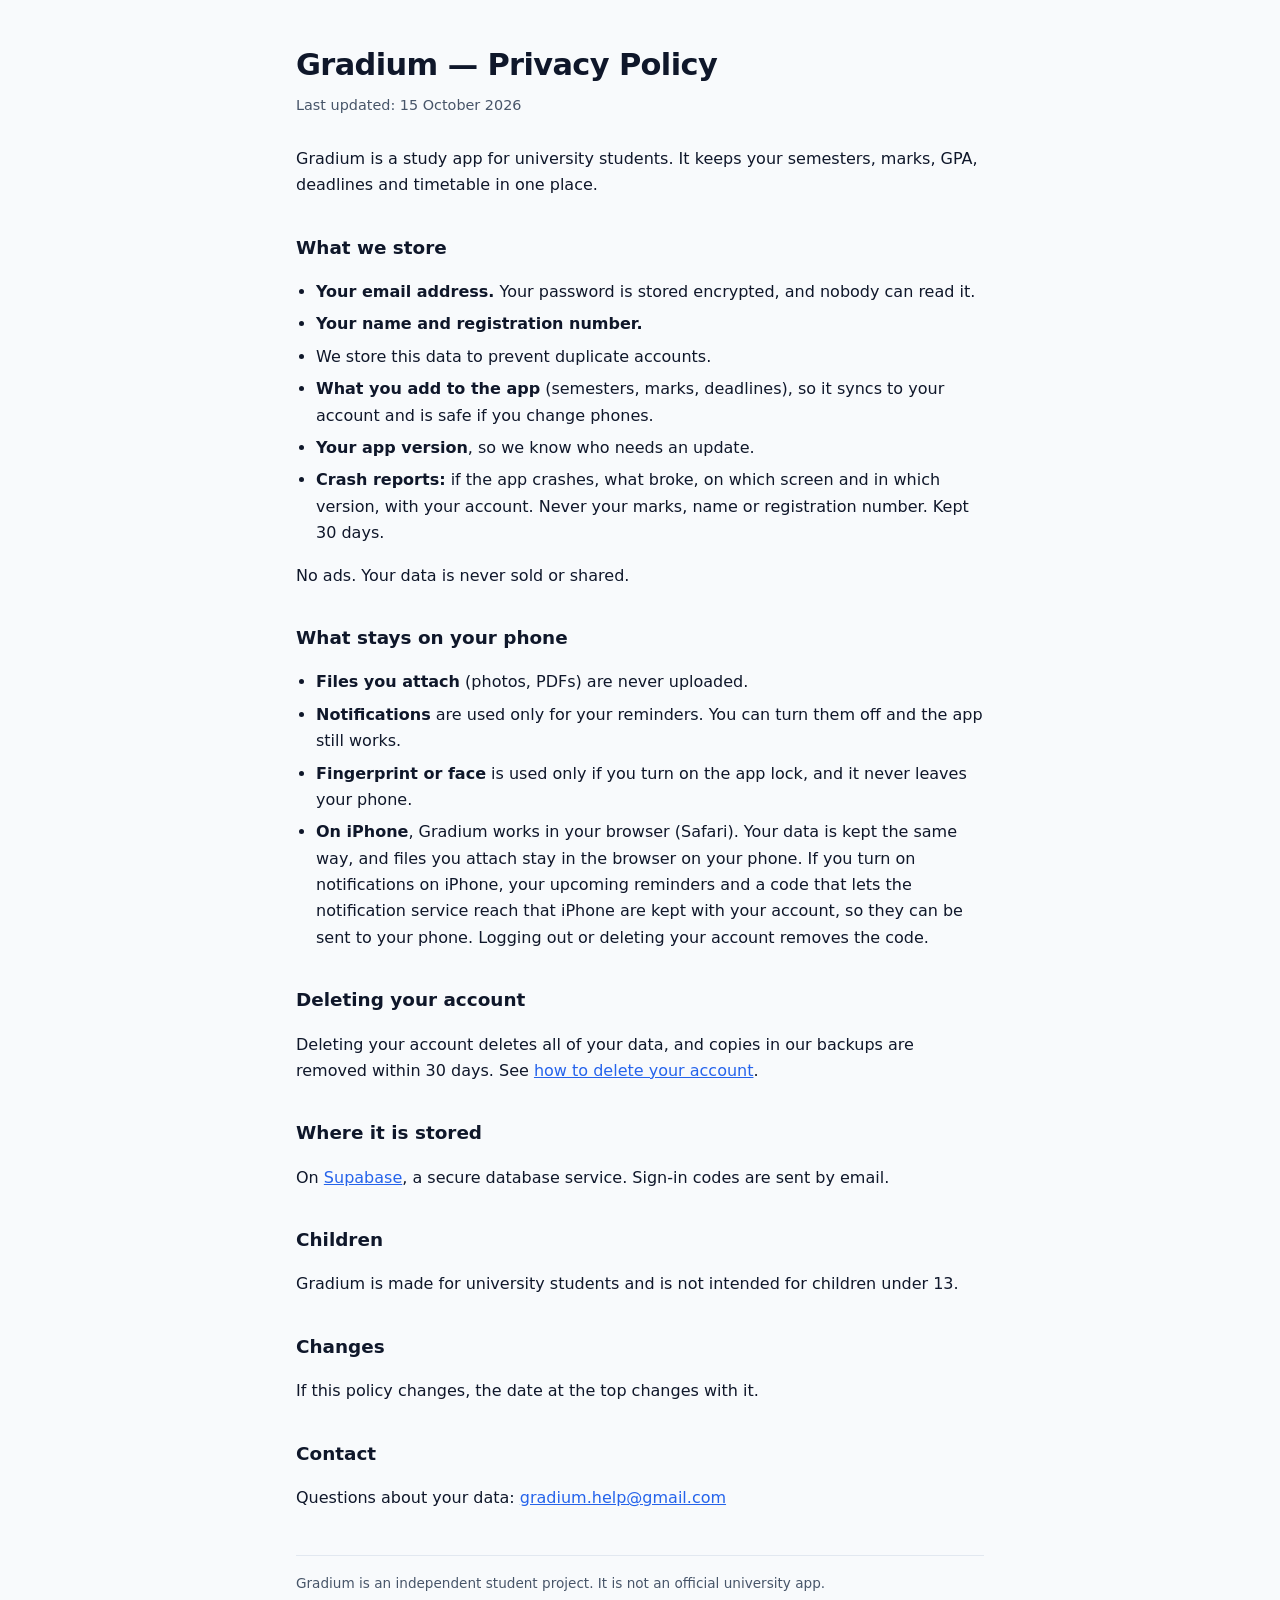
<file: index.html>
<!doctype html>
<html lang="en">
<head>
<meta charset="utf-8">
<meta name="viewport" content="width=device-width, initial-scale=1">
<title>Gradium — Privacy Policy</title>
<style>
  :root { color-scheme: light dark; --bg:#f8fafc; --fg:#0f172a; --muted:#475569; --line:#e2e8f0; --accent:#2563eb; }
  @media (prefers-color-scheme: dark) { :root { --bg:#0f172a; --fg:#e2e8f0; --muted:#94a3b8; --line:#1e293b; --accent:#60a5fa; } }
  * { box-sizing: border-box; }
  body { margin:0; background:var(--bg); color:var(--fg); font:16px/1.65 system-ui, -apple-system, "Segoe UI", Roboto, sans-serif; }
  main { max-width: 720px; margin: 0 auto; padding: 40px 16px 72px; }
  h1 { font-size: 1.9rem; margin: 0 0 4px; letter-spacing:-0.02em; }
  h2 { font-size: 1.15rem; margin: 34px 0 8px; }
  p, li { color: var(--fg); }
  .sub { color: var(--muted); font-size: .9rem; margin: 0 0 28px; }
  ul { padding-left: 20px; }
  li { margin: 6px 0; }
  a { color: var(--accent); }
  footer { margin-top: 44px; padding-top: 16px; border-top: 1px solid var(--line); color: var(--muted); font-size: .85rem; }
</style>
</head>
<body>
<main>
  <h1>Gradium — Privacy Policy</h1>
  <p class="sub">Last updated: 15 October 2026</p>

  <p>Gradium is a study app for university students. It keeps your semesters, marks, GPA, deadlines and timetable in one place.</p>

  <h2>What we store</h2>
  <ul>
    <li><strong>Your email address.</strong> Your password is stored encrypted, and nobody can read it.</li>
    <li><strong>Your name and registration number.</strong></li>
    <li>We store this data to prevent duplicate accounts.</li>
    <li><strong>What you add to the app</strong> (semesters, marks, deadlines), so it syncs to your account and is safe if you change phones.</li>
    <li><strong>Your app version</strong>, so we know who needs an update.</li>
    <li><strong>Crash reports:</strong> if the app crashes, what broke, on which screen and in which version, with your account. Never your marks, name or registration number. Kept 30 days.</li>
  </ul>
  <p>No ads. Your data is never sold or shared.</p>

  <h2>What stays on your phone</h2>
  <ul>
    <li><strong>Files you attach</strong> (photos, PDFs) are never uploaded.</li>
    <li><strong>Notifications</strong> are used only for your reminders. You can turn them off and the app still works.</li>
    <li><strong>Fingerprint or face</strong> is used only if you turn on the app lock, and it never leaves your phone.</li>
    <li><strong>On iPhone</strong>, Gradium works in your browser (Safari). Your data is kept the same way, and files you attach stay in the browser on your phone. If you turn on notifications on iPhone, your upcoming reminders and a code that lets the notification service reach that iPhone are kept with your account, so they can be sent to your phone. Logging out or deleting your account removes the code.</li>
  </ul>

  <h2>Deleting your account</h2>
  <p>Deleting your account deletes all of your data, and copies in our backups are removed within 30 days. See <a href="delete-account.html">how to delete your account</a>.</p>

  <h2>Where it is stored</h2>
  <p>On <a href="https://supabase.com/privacy" rel="noreferrer">Supabase</a>, a secure database service. Sign-in codes are sent by email.</p>

  <h2>Children</h2>
  <p>Gradium is made for university students and is not intended for children under 13.</p>

  <h2>Changes</h2>
  <p>If this policy changes, the date at the top changes with it.</p>

  <h2>Contact</h2>
  <p>Questions about your data: <a href="mailto:gradium.help@gmail.com">gradium.help@gmail.com</a></p>

  <footer>Gradium is an independent student project. It is not an official university app.</footer>
</main>
</body>
</html>
</file>
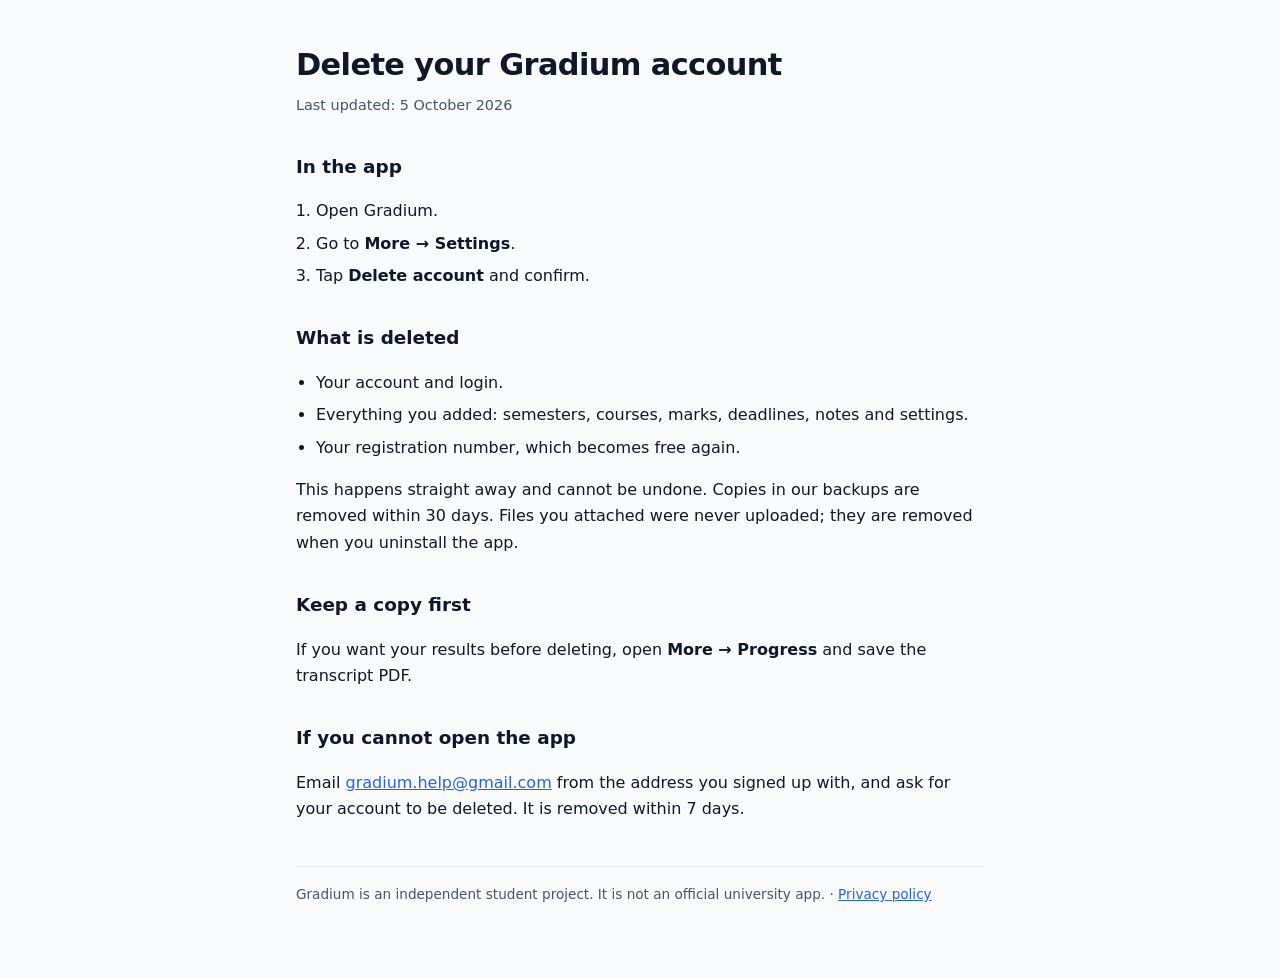
<file: delete-account.html>
<!doctype html>
<html lang="en">
<head>
<meta charset="utf-8">
<meta name="viewport" content="width=device-width, initial-scale=1">
<title>Gradium — Delete your account</title>
<style>
  :root { color-scheme: light dark; --bg:#f8fafc; --fg:#0f172a; --muted:#475569; --line:#e2e8f0; --accent:#2563eb; }
  @media (prefers-color-scheme: dark) { :root { --bg:#0f172a; --fg:#e2e8f0; --muted:#94a3b8; --line:#1e293b; --accent:#60a5fa; } }
  * { box-sizing: border-box; }
  body { margin:0; background:var(--bg); color:var(--fg); font:16px/1.65 system-ui, -apple-system, "Segoe UI", Roboto, sans-serif; }
  main { max-width: 720px; margin: 0 auto; padding: 40px 16px 72px; }
  h1 { font-size: 1.9rem; margin: 0 0 4px; letter-spacing:-0.02em; }
  h2 { font-size: 1.15rem; margin: 34px 0 8px; }
  .sub { color: var(--muted); font-size: .9rem; margin: 0 0 28px; }
  ol, ul { padding-left: 20px; }
  li { margin: 6px 0; }
  a { color: var(--accent); }
  footer { margin-top: 44px; padding-top: 16px; border-top: 1px solid var(--line); color: var(--muted); font-size: .85rem; }
</style>
</head>
<body>
<main>
  <h1>Delete your Gradium account</h1>
  <p class="sub">Last updated: 5 October 2026</p>

  <h2>In the app</h2>
  <ol>
    <li>Open Gradium.</li>
    <li>Go to <strong>More → Settings</strong>.</li>
    <li>Tap <strong>Delete account</strong> and confirm.</li>
  </ol>

  <h2>What is deleted</h2>
  <ul>
    <li>Your account and login.</li>
    <li>Everything you added: semesters, courses, marks, deadlines, notes and settings.</li>
    <li>Your registration number, which becomes free again.</li>
  </ul>
  <p>This happens straight away and cannot be undone. Copies in our backups are removed within 30 days. Files you attached were never uploaded; they are removed when you uninstall the app.</p>

  <h2>Keep a copy first</h2>
  <p>If you want your results before deleting, open <strong>More → Progress</strong> and save the transcript PDF.</p>

  <h2>If you cannot open the app</h2>
  <p>Email <a href="mailto:gradium.help@gmail.com">gradium.help@gmail.com</a> from the address you signed up with, and ask for your account to be deleted. It is removed within 7 days.</p>

  <footer>Gradium is an independent student project. It is not an official university app. · <a href="index.html">Privacy policy</a></footer>
</main>
</body>
</html>
</file>
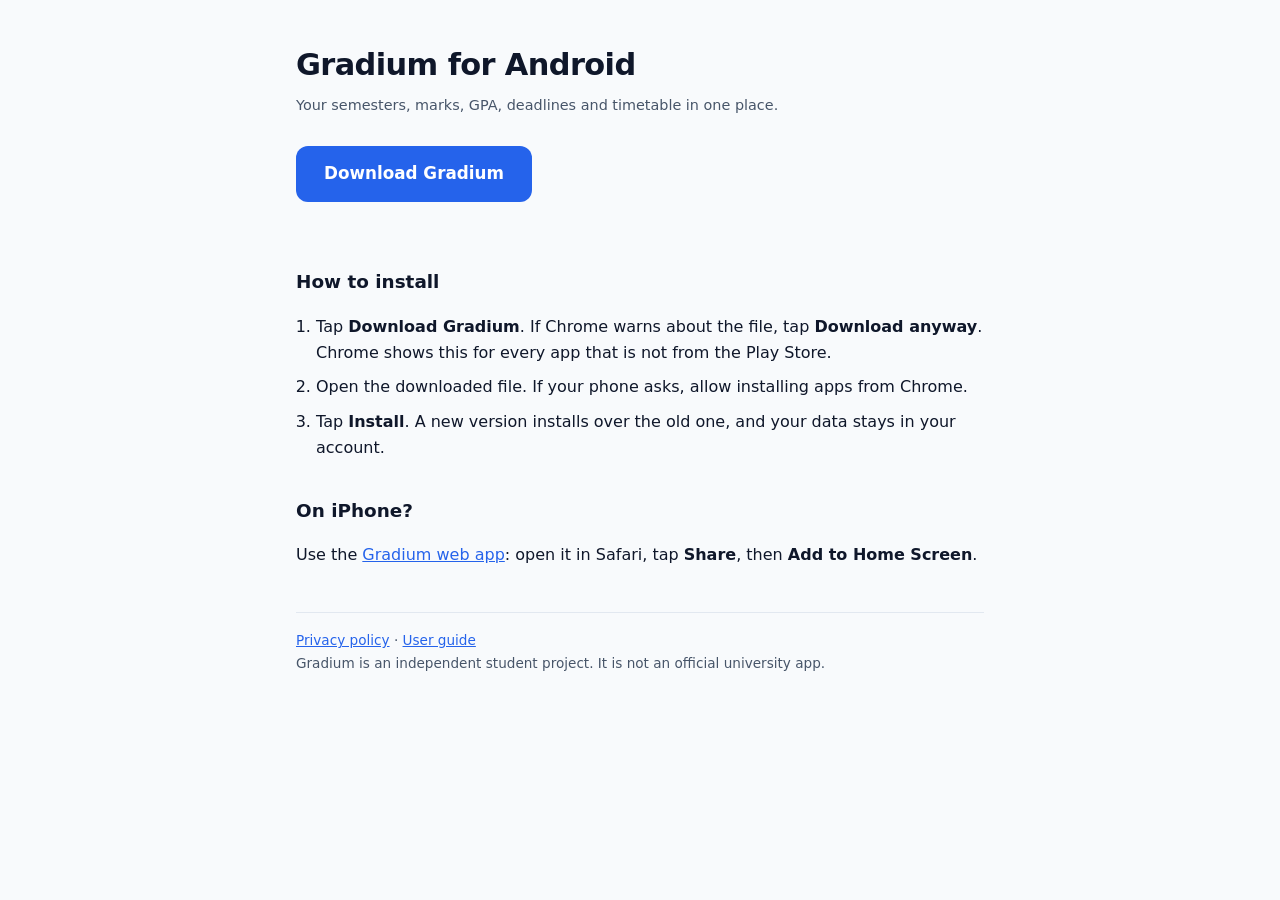
<file: download.html>
<!doctype html>
<html lang="en">
<head>
<meta charset="utf-8">
<meta name="viewport" content="width=device-width, initial-scale=1">
<title>Download Gradium</title>
<style>
  :root { color-scheme: light dark; --bg:#f8fafc; --fg:#0f172a; --muted:#475569; --line:#e2e8f0; --accent:#2563eb; --on-accent:#ffffff; }
  @media (prefers-color-scheme: dark) { :root { --bg:#0f172a; --fg:#e2e8f0; --muted:#94a3b8; --line:#1e293b; --accent:#60a5fa; --on-accent:#0f172a; } }
  * { box-sizing: border-box; }
  body { margin:0; background:var(--bg); color:var(--fg); font:16px/1.65 system-ui, -apple-system, "Segoe UI", Roboto, sans-serif; }
  main { max-width: 720px; margin: 0 auto; padding: 40px 16px 72px; }
  h1 { font-size: 1.9rem; margin: 0 0 4px; letter-spacing:-0.02em; }
  h2 { font-size: 1.15rem; margin: 34px 0 8px; }
  p, li { color: var(--fg); }
  .sub { color: var(--muted); font-size: .9rem; margin: 0 0 28px; }
  ol { padding-left: 20px; }
  li { margin: 8px 0; }
  a { color: var(--accent); }
  .button { display: inline-block; background: var(--accent); color: var(--on-accent); text-decoration: none; font-weight: 700; padding: 14px 28px; border-radius: 12px; font-size: 1.05rem; }
  .meta { color: var(--muted); font-size: .9rem; margin: 10px 0 0; min-height: 1.5em; }
  footer { margin-top: 44px; padding-top: 16px; border-top: 1px solid var(--line); color: var(--muted); font-size: .85rem; }
</style>
</head>
<body>
<main>
  <h1>Gradium for Android</h1>
  <p class="sub">Your semesters, marks, GPA, deadlines and timetable in one place.</p>

  <!-- always the newest release: the APK must be uploaded to the release as "Gradium.apk" -->
  <a class="button" href="https://github.com/saadkhan-it/gradium-site/releases/latest/download/Gradium.apk">Download Gradium</a>
  <p class="meta" id="meta"></p>

  <h2>How to install</h2>
  <ol>
    <li>Tap <strong>Download Gradium</strong>. If Chrome warns about the file, tap <strong>Download anyway</strong>. Chrome shows this for every app that is not from the Play Store.</li>
    <li>Open the downloaded file. If your phone asks, allow installing apps from Chrome.</li>
    <li>Tap <strong>Install</strong>. A new version installs over the old one, and your data stays in your account.</li>
  </ol>

  <h2>On iPhone?</h2>
  <p>Use the <a href="https://saadkhan-it.github.io/gradium-site/app/">Gradium web app</a>: open it in Safari, tap <strong>Share</strong>, then <strong>Add to Home Screen</strong>.</p>

  <footer>
    <a href="./">Privacy policy</a> · <a href="guide.html">User guide</a><br>
    Gradium is an independent student project. It is not an official university app.
  </footer>
</main>
<script>
  // version and size of the newest release, read from GitHub; the page works without it
  fetch('https://api.github.com/repos/saadkhan-it/gradium-site/releases/latest')
    .then((r) => (r.ok ? r.json() : Promise.reject()))
    .then((rel) => {
      const apk = (rel.assets || []).find((a) => a.name === 'Gradium.apk');
      const size = apk ? ` · ${(apk.size / 1048576).toFixed(1)} MB` : '';
      document.getElementById('meta').textContent = `Version ${String(rel.tag_name).replace(/^v/, '')}${size}`;
    })
    .catch(() => {});
</script>
</body>
</html>
</file>
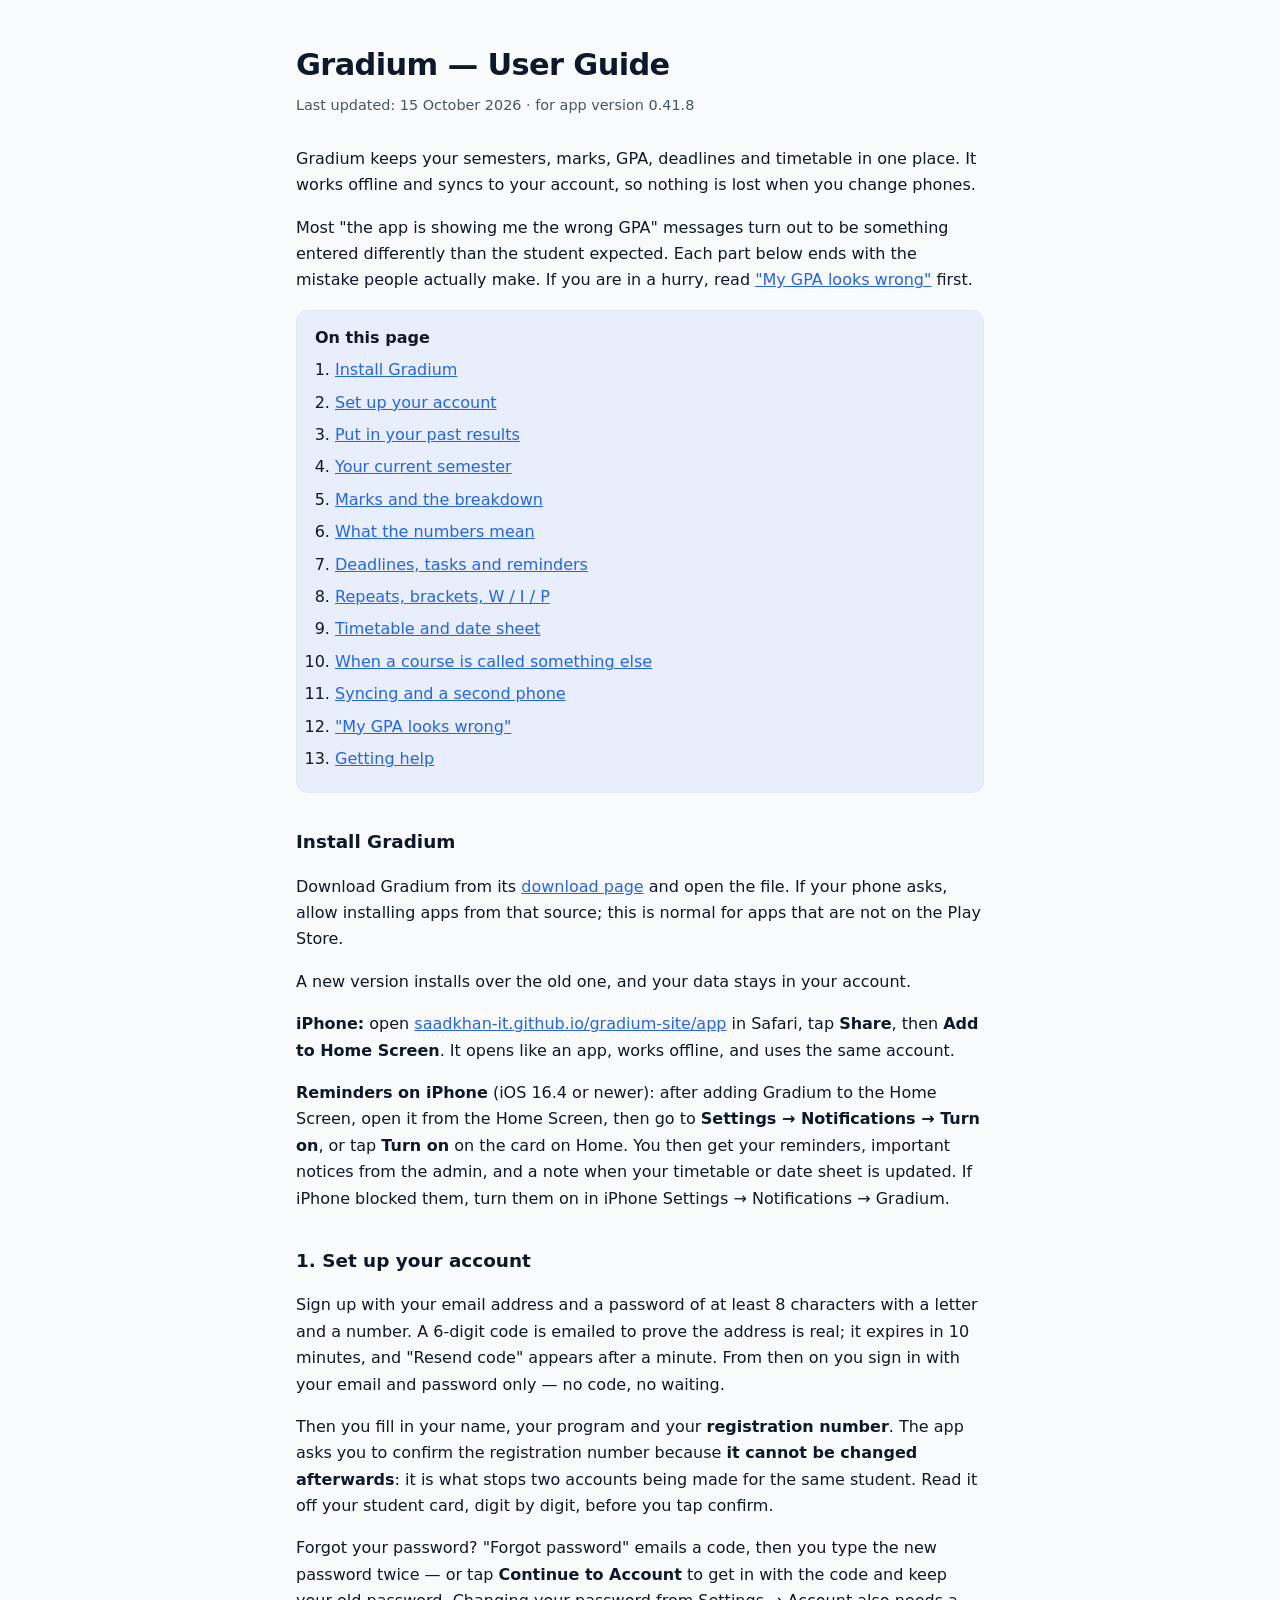
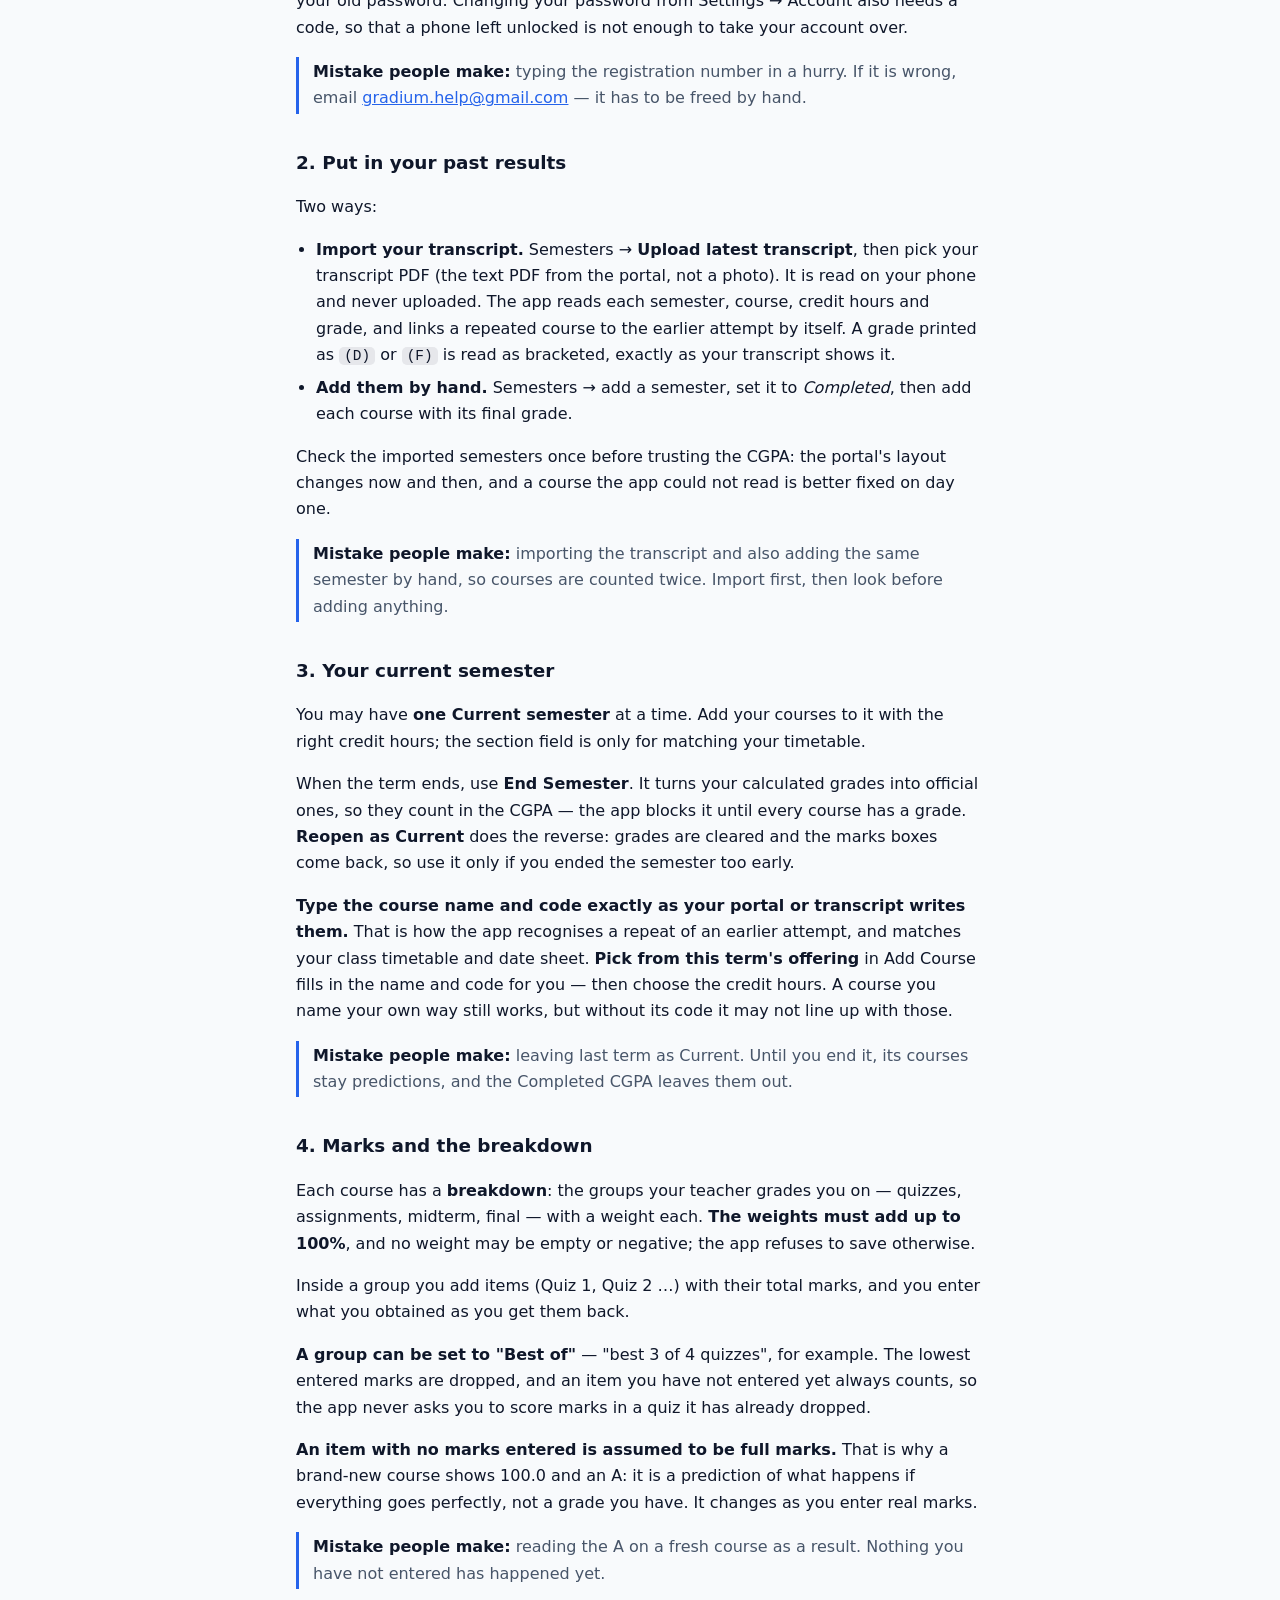
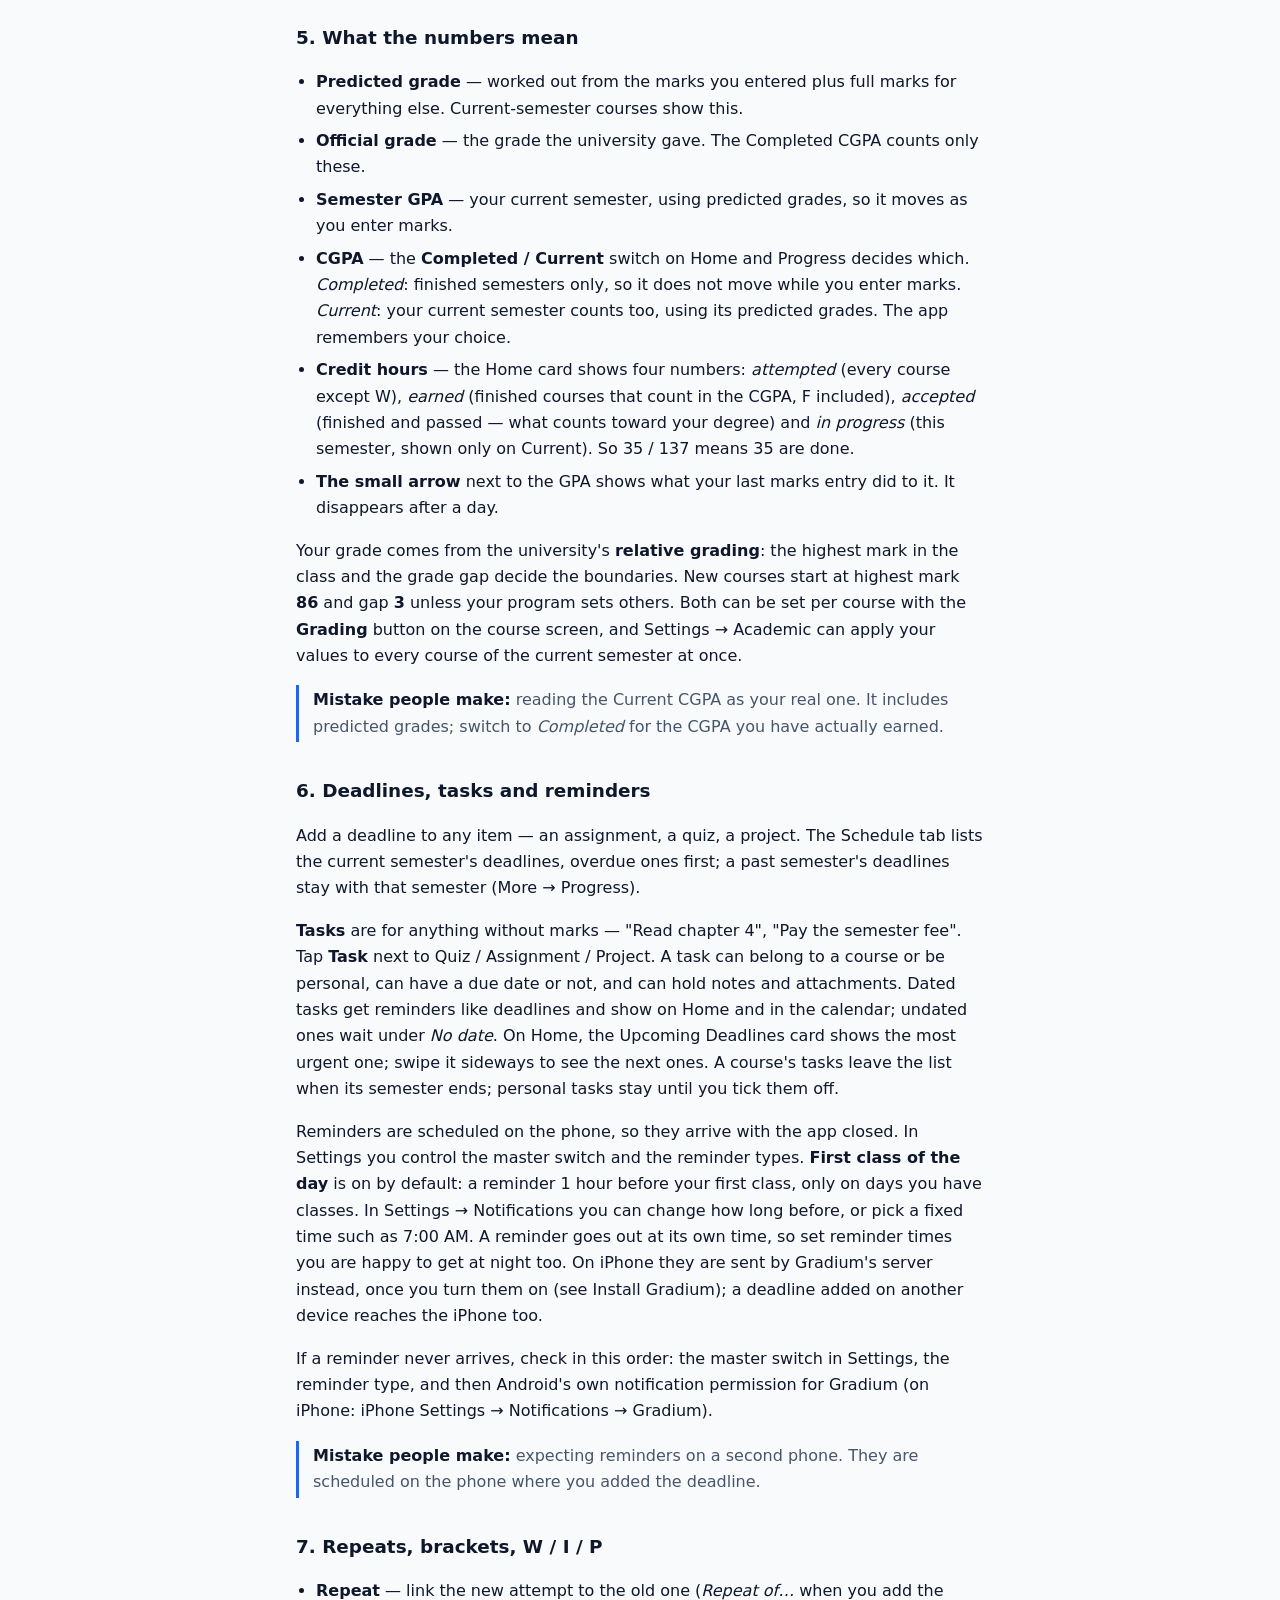
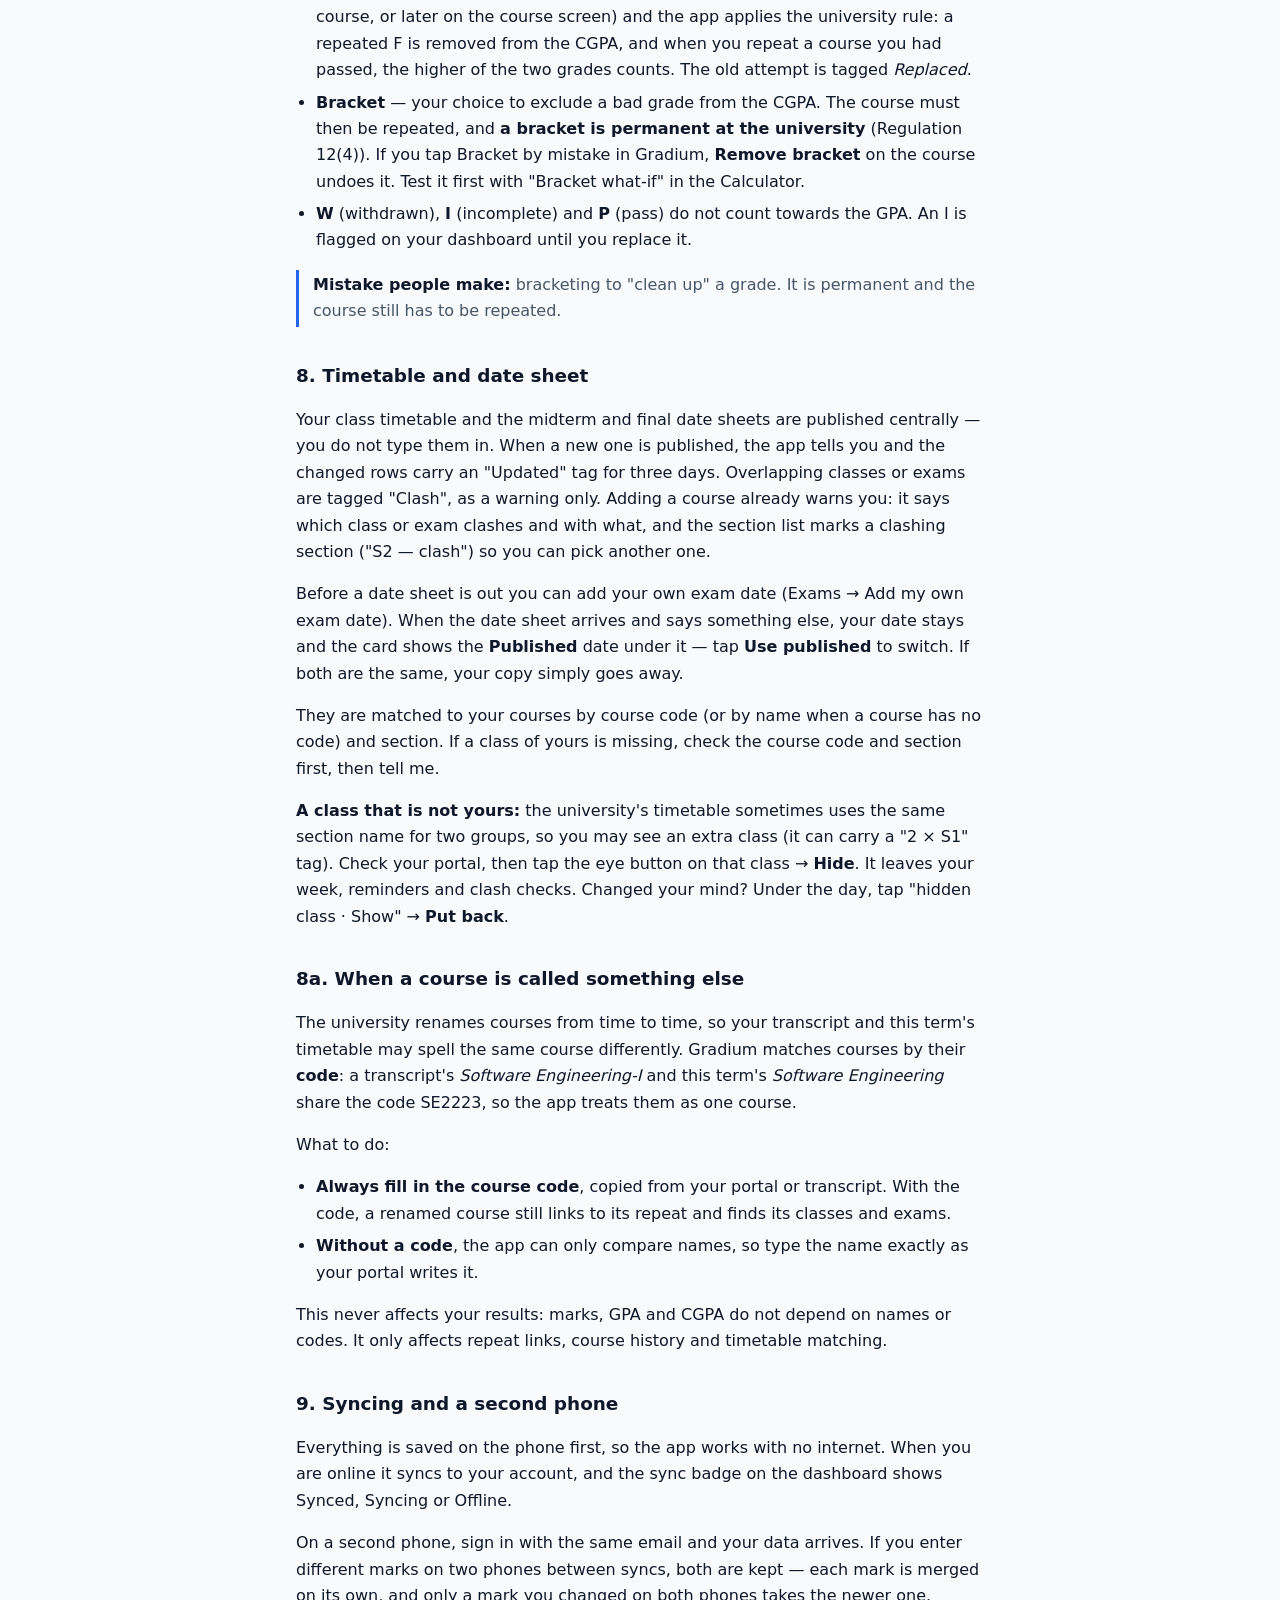
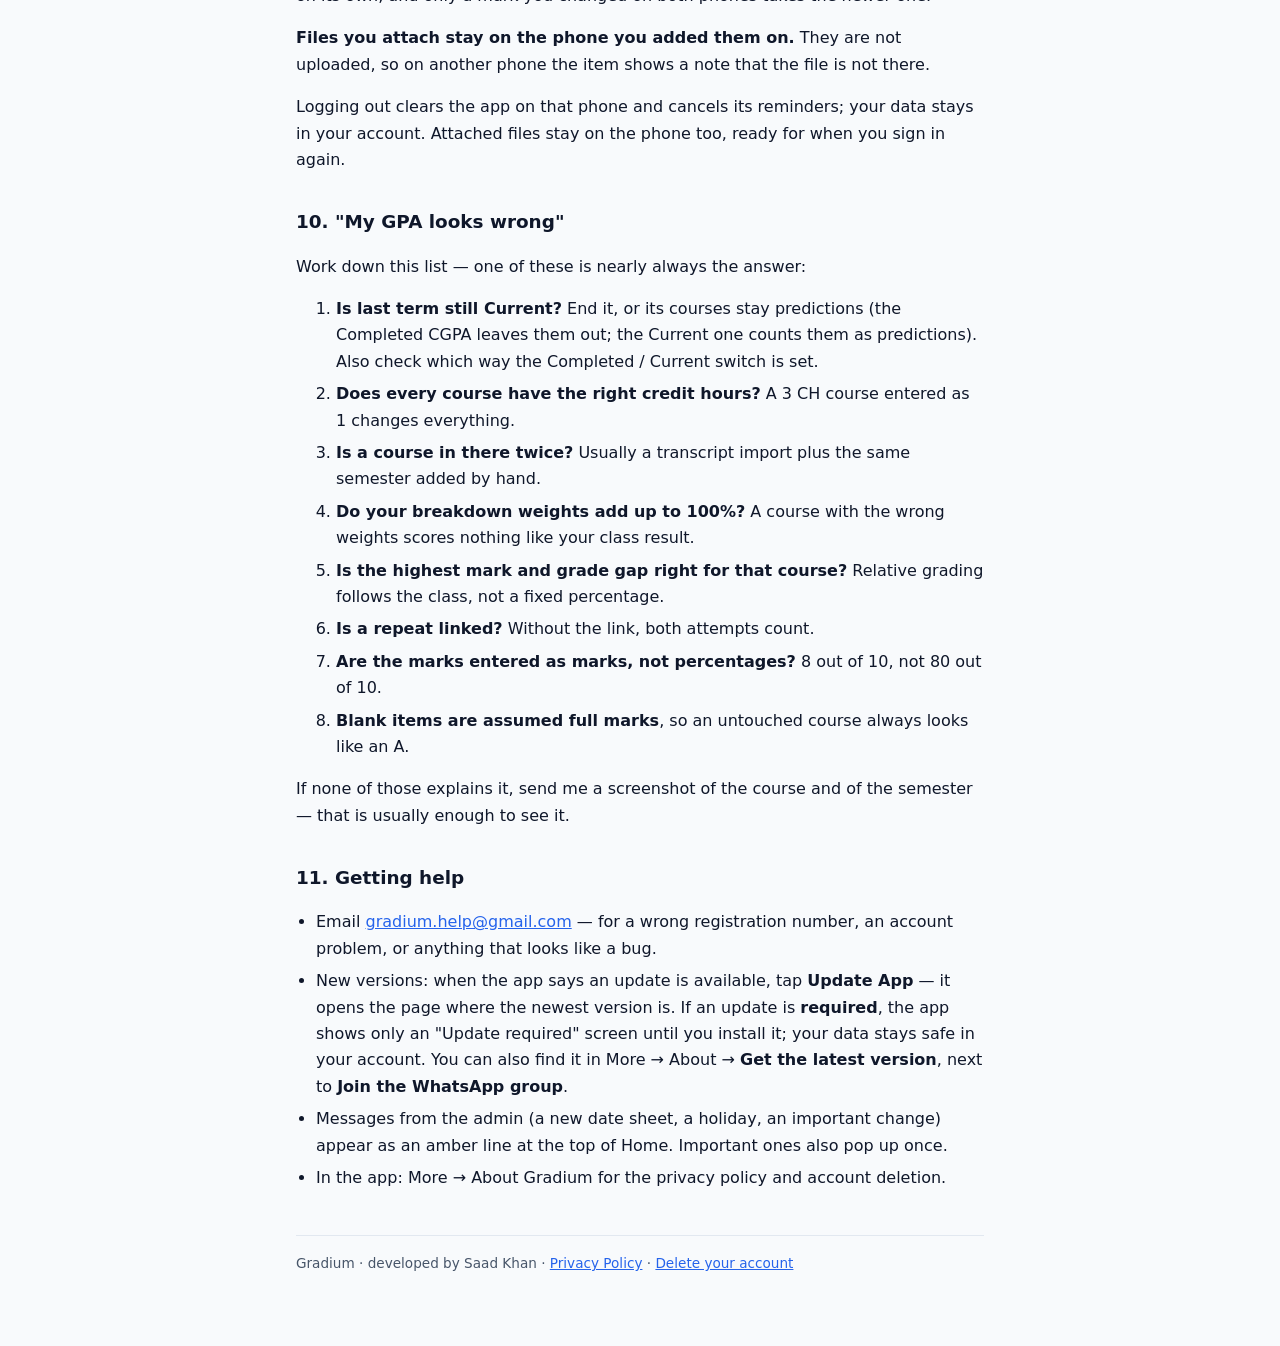
<file: guide.html>
<!doctype html>
<html lang="en">
<head>
<meta charset="utf-8">
<meta name="viewport" content="width=device-width, initial-scale=1">
<title>Gradium — User Guide</title>
<style>
  :root { color-scheme: light dark; --bg:#f8fafc; --fg:#0f172a; --muted:#475569; --line:#e2e8f0; --accent:#2563eb; }
  @media (prefers-color-scheme: dark) { :root { --bg:#0f172a; --fg:#e2e8f0; --muted:#94a3b8; --line:#1e293b; --accent:#60a5fa; } }
  * { box-sizing: border-box; }
  body { margin:0; background:var(--bg); color:var(--fg); font:16px/1.65 system-ui, -apple-system, "Segoe UI", Roboto, sans-serif; }
  main { max-width: 720px; margin: 0 auto; padding: 40px 16px 72px; }
  h1 { font-size: 1.9rem; margin: 0 0 4px; letter-spacing:-0.02em; }
  h2 { font-size: 1.15rem; margin: 34px 0 8px; }
  p, li { color: var(--fg); }
  .sub { color: var(--muted); font-size: .9rem; margin: 0 0 28px; }
  ul { padding-left: 20px; }
  li { margin: 6px 0; }
  a { color: var(--accent); }
  footer { margin-top: 44px; padding-top: 16px; border-top: 1px solid var(--line); color: var(--muted); font-size: .85rem; }
</style>
<style>
  h3 { font-size: 1rem; margin: 20px 0 6px; }
  .toc { background: color-mix(in srgb, var(--accent) 8%, transparent); border:1px solid var(--line); border-radius:12px; padding:14px 18px; }
  .toc ol { margin:6px 0 0; padding-left:20px; }
  .tip { border-left:3px solid var(--accent); padding:2px 0 2px 14px; margin:14px 0; color:var(--muted); }
  .tip strong { color: var(--fg); }
  code { background: color-mix(in srgb, var(--fg) 8%, transparent); padding:1px 5px; border-radius:5px; font-size:.9em; }
  section { scroll-margin-top: 20px; }
</style>
</head>
<body>

<main>
  <h1>Gradium — User Guide</h1>
  <p class="sub">Last updated: 15 October 2026 · for app version 0.41.8</p>

  <p>Gradium keeps your semesters, marks, GPA, deadlines and timetable in one place. It works offline and syncs to your account, so nothing is lost when you change phones.</p>

  <p>Most "the app is showing me the wrong GPA" messages turn out to be something entered differently than the student expected. Each part below ends with the mistake people actually make. If you are in a hurry, read <a href="#wrong">"My GPA looks wrong"</a> first.</p>

  <div class="toc">
    <strong>On this page</strong>
    <ol>
      <li><a href="#install">Install Gradium</a></li>
      <li><a href="#account">Set up your account</a></li>
      <li><a href="#past">Put in your past results</a></li>
      <li><a href="#current">Your current semester</a></li>
      <li><a href="#marks">Marks and the breakdown</a></li>
      <li><a href="#numbers">What the numbers mean</a></li>
      <li><a href="#deadlines">Deadlines, tasks and reminders</a></li>
      <li><a href="#rules">Repeats, brackets, W / I / P</a></li>
      <li><a href="#schedule">Timetable and date sheet</a></li>
      <li><a href="#names">When a course is called something else</a></li>
      <li><a href="#sync">Syncing and a second phone</a></li>
      <li><a href="#wrong">"My GPA looks wrong"</a></li>
      <li><a href="#help">Getting help</a></li>
    </ol>
  </div>

  <section id="install">
    <h2>Install Gradium</h2>
    <p>Download Gradium from its <a href="download.html">download page</a> and open the file. If your phone asks, allow installing apps from that source; this is normal for apps that are not on the Play Store.</p>
    <p>A new version installs over the old one, and your data stays in your account.</p>
    <p><strong>iPhone:</strong> open <a href="https://saadkhan-it.github.io/gradium-site/app/">saadkhan-it.github.io/gradium-site/app</a> in Safari, tap <strong>Share</strong>, then <strong>Add to Home Screen</strong>. It opens like an app, works offline, and uses the same account.</p>
    <p><strong>Reminders on iPhone</strong> (iOS 16.4 or newer): after adding Gradium to the Home Screen, open it from the Home Screen, then go to <strong>Settings → Notifications → Turn on</strong>, or tap <strong>Turn on</strong> on the card on Home. You then get your reminders, important notices from the admin, and a note when your timetable or date sheet is updated. If iPhone blocked them, turn them on in iPhone Settings → Notifications → Gradium.</p>
  </section>

  <section id="account">
    <h2>1. Set up your account</h2>
    <p>Sign up with your email address and a password of at least 8 characters with a letter and a number. A 6-digit code is emailed to prove the address is real; it expires in 10 minutes, and "Resend code" appears after a minute. From then on you sign in with your email and password only — no code, no waiting.</p>
    <p>Then you fill in your name, your program and your <strong>registration number</strong>. The app asks you to confirm the registration number because <strong>it cannot be changed afterwards</strong>: it is what stops two accounts being made for the same student. Read it off your student card, digit by digit, before you tap confirm.</p>
    <p>Forgot your password? "Forgot password" emails a code, then you type the new password twice — or tap <strong>Continue to Account</strong> to get in with the code and keep your old password. Changing your password from Settings → Account also needs a code, so that a phone left unlocked is not enough to take your account over.</p>
    <div class="tip"><strong>Mistake people make:</strong> typing the registration number in a hurry. If it is wrong, email <a href="mailto:gradium.help@gmail.com">gradium.help@gmail.com</a> — it has to be freed by hand.</div>
  </section>

  <section id="past">
    <h2>2. Put in your past results</h2>
    <p>Two ways:</p>
    <ul>
      <li><strong>Import your transcript.</strong> Semesters → <strong>Upload latest transcript</strong>, then pick your transcript PDF (the text PDF from the portal, not a photo). It is read on your phone and never uploaded. The app reads each semester, course, credit hours and grade, and links a repeated course to the earlier attempt by itself. A grade printed as <code>(D)</code> or <code>(F)</code> is read as bracketed, exactly as your transcript shows it.</li>
      <li><strong>Add them by hand.</strong> Semesters → add a semester, set it to <em>Completed</em>, then add each course with its final grade.</li>
    </ul>
    <p>Check the imported semesters once before trusting the CGPA: the portal's layout changes now and then, and a course the app could not read is better fixed on day one.</p>
    <div class="tip"><strong>Mistake people make:</strong> importing the transcript and also adding the same semester by hand, so courses are counted twice. Import first, then look before adding anything.</div>
  </section>

  <section id="current">
    <h2>3. Your current semester</h2>
    <p>You may have <strong>one Current semester</strong> at a time. Add your courses to it with the right credit hours; the section field is only for matching your timetable.</p>
    <p>When the term ends, use <strong>End Semester</strong>. It turns your calculated grades into official ones, so they count in the CGPA — the app blocks it until every course has a grade. <strong>Reopen as Current</strong> does the reverse: grades are cleared and the marks boxes come back, so use it only if you ended the semester too early.</p>
    <p><strong>Type the course name and code exactly as your portal or transcript writes them.</strong> That is how the app recognises a repeat of an earlier attempt, and matches your class timetable and date sheet. <strong>Pick from this term's offering</strong> in Add Course fills in the name and code for you — then choose the credit hours. A course you name your own way still works, but without its code it may not line up with those.</p>
    <div class="tip"><strong>Mistake people make:</strong> leaving last term as Current. Until you end it, its courses stay predictions, and the Completed CGPA leaves them out.</div>
  </section>

  <section id="marks">
    <h2>4. Marks and the breakdown</h2>
    <p>Each course has a <strong>breakdown</strong>: the groups your teacher grades you on — quizzes, assignments, midterm, final — with a weight each. <strong>The weights must add up to 100%</strong>, and no weight may be empty or negative; the app refuses to save otherwise.</p>
    <p>Inside a group you add items (Quiz 1, Quiz 2 …) with their total marks, and you enter what you obtained as you get them back.</p>
    <p><strong>A group can be set to "Best of"</strong> — "best 3 of 4 quizzes", for example. The lowest entered marks are dropped, and an item you have not entered yet always counts, so the app never asks you to score marks in a quiz it has already dropped.</p>
    <p><strong>An item with no marks entered is assumed to be full marks.</strong> That is why a brand-new course shows 100.0 and an A: it is a prediction of what happens if everything goes perfectly, not a grade you have. It changes as you enter real marks.</p>
    <div class="tip"><strong>Mistake people make:</strong> reading the A on a fresh course as a result. Nothing you have not entered has happened yet.</div>
  </section>

  <section id="numbers">
    <h2>5. What the numbers mean</h2>
    <ul>
      <li><strong>Predicted grade</strong> — worked out from the marks you entered plus full marks for everything else. Current-semester courses show this.</li>
      <li><strong>Official grade</strong> — the grade the university gave. The Completed CGPA counts only these.</li>
      <li><strong>Semester GPA</strong> — your current semester, using predicted grades, so it moves as you enter marks.</li>
      <li><strong>CGPA</strong> — the <strong>Completed / Current</strong> switch on Home and Progress decides which. <em>Completed</em>: finished semesters only, so it does not move while you enter marks. <em>Current</em>: your current semester counts too, using its predicted grades. The app remembers your choice.</li>
      <li><strong>Credit hours</strong> — the Home card shows four numbers: <em>attempted</em> (every course except W), <em>earned</em> (finished courses that count in the CGPA, F included), <em>accepted</em> (finished and passed — what counts toward your degree) and <em>in progress</em> (this semester, shown only on Current). So 35 / 137 means 35 are done.</li>
      <li><strong>The small arrow</strong> next to the GPA shows what your last marks entry did to it. It disappears after a day.</li>
    </ul>
    <p>Your grade comes from the university's <strong>relative grading</strong>: the highest mark in the class and the grade gap decide the boundaries. New courses start at highest mark <strong>86</strong> and gap <strong>3</strong> unless your program sets others. Both can be set per course with the <strong>Grading</strong> button on the course screen, and Settings → Academic can apply your values to every course of the current semester at once.</p>
    <div class="tip"><strong>Mistake people make:</strong> reading the Current CGPA as your real one. It includes predicted grades; switch to <em>Completed</em> for the CGPA you have actually earned.</div>
  </section>

  <section id="deadlines">
    <h2>6. Deadlines, tasks and reminders</h2>
    <p>Add a deadline to any item — an assignment, a quiz, a project. The Schedule tab lists the current semester's deadlines, overdue ones first; a past semester's deadlines stay with that semester (More → Progress).</p>
    <p><strong>Tasks</strong> are for anything without marks — "Read chapter 4", "Pay the semester fee". Tap <strong>Task</strong> next to Quiz / Assignment / Project. A task can belong to a course or be personal, can have a due date or not, and can hold notes and attachments. Dated tasks get reminders like deadlines and show on Home and in the calendar; undated ones wait under <em>No date</em>. On Home, the Upcoming Deadlines card shows the most urgent one; swipe it sideways to see the next ones. A course's tasks leave the list when its semester ends; personal tasks stay until you tick them off.</p>
    <p>Reminders are scheduled on the phone, so they arrive with the app closed. In Settings you control the master switch and the reminder types. <strong>First class of the day</strong> is on by default: a reminder 1 hour before your first class, only on days you have classes. In Settings → Notifications you can change how long before, or pick a fixed time such as 7:00 AM. A reminder goes out at its own time, so set reminder times you are happy to get at night too. On iPhone they are sent by Gradium's server instead, once you turn them on (see Install Gradium); a deadline added on another device reaches the iPhone too.</p>
    <p>If a reminder never arrives, check in this order: the master switch in Settings, the reminder type, and then Android's own notification permission for Gradium (on iPhone: iPhone Settings → Notifications → Gradium).</p>
    <div class="tip"><strong>Mistake people make:</strong> expecting reminders on a second phone. They are scheduled on the phone where you added the deadline.</div>
  </section>

  <section id="rules">
    <h2>7. Repeats, brackets, W / I / P</h2>
    <ul>
      <li><strong>Repeat</strong> — link the new attempt to the old one (<em>Repeat of…</em> when you add the course, or later on the course screen) and the app applies the university rule: a repeated F is removed from the CGPA, and when you repeat a course you had passed, the higher of the two grades counts. The old attempt is tagged <em>Replaced</em>.</li>
      <li><strong>Bracket</strong> — your choice to exclude a bad grade from the CGPA. The course must then be repeated, and <strong>a bracket is permanent at the university</strong> (Regulation 12(4)). If you tap Bracket by mistake in Gradium, <strong>Remove bracket</strong> on the course undoes it. Test it first with "Bracket what-if" in the Calculator.</li>
      <li><strong>W</strong> (withdrawn), <strong>I</strong> (incomplete) and <strong>P</strong> (pass) do not count towards the GPA. An I is flagged on your dashboard until you replace it.</li>
    </ul>
    <div class="tip"><strong>Mistake people make:</strong> bracketing to "clean up" a grade. It is permanent and the course still has to be repeated.</div>
  </section>

  <section id="schedule">
    <h2>8. Timetable and date sheet</h2>
    <p>Your class timetable and the midterm and final date sheets are published centrally — you do not type them in. When a new one is published, the app tells you and the changed rows carry an "Updated" tag for three days. Overlapping classes or exams are tagged "Clash", as a warning only. Adding a course already warns you: it says which class or exam clashes and with what, and the section list marks a clashing section ("S2 — clash") so you can pick another one.</p>
    <p>Before a date sheet is out you can add your own exam date (Exams → Add my own exam date). When the date sheet arrives and says something else, your date stays and the card shows the <strong>Published</strong> date under it — tap <strong>Use published</strong> to switch. If both are the same, your copy simply goes away.</p>
    <p>They are matched to your courses by course code (or by name when a course has no code) and section. If a class of yours is missing, check the course code and section first, then tell me.</p>
    <p><strong>A class that is not yours:</strong> the university's timetable sometimes uses the same section name for two groups, so you may see an extra class (it can carry a "2 × S1" tag). Check your portal, then tap the eye button on that class → <strong>Hide</strong>. It leaves your week, reminders and clash checks. Changed your mind? Under the day, tap "hidden class · Show" → <strong>Put back</strong>.</p>
  </section>

  <section id="names">
    <h2>8a. When a course is called something else</h2>
    <p>The university renames courses from time to time, so your transcript and this term's timetable may spell the same course differently. Gradium matches courses by their <strong>code</strong>: a transcript's <em>Software Engineering-I</em> and this term's <em>Software Engineering</em> share the code SE2223, so the app treats them as one course.</p>
    <p>What to do:</p>
    <ul>
      <li><strong>Always fill in the course code</strong>, copied from your portal or transcript. With the code, a renamed course still links to its repeat and finds its classes and exams.</li>
      <li><strong>Without a code</strong>, the app can only compare names, so type the name exactly as your portal writes it.</li>
    </ul>
    <p>This never affects your results: marks, GPA and CGPA do not depend on names or codes. It only affects repeat links, course history and timetable matching.</p>
  </section>

  <section id="sync">
    <h2>9. Syncing and a second phone</h2>
    <p>Everything is saved on the phone first, so the app works with no internet. When you are online it syncs to your account, and the sync badge on the dashboard shows Synced, Syncing or Offline.</p>
    <p>On a second phone, sign in with the same email and your data arrives. If you enter different marks on two phones between syncs, both are kept — each mark is merged on its own, and only a mark you changed on both phones takes the newer one.</p>
    <p><strong>Files you attach stay on the phone you added them on.</strong> They are not uploaded, so on another phone the item shows a note that the file is not there.</p>
    <p>Logging out clears the app on that phone and cancels its reminders; your data stays in your account. Attached files stay on the phone too, ready for when you sign in again.</p>
  </section>

  <section id="wrong">
    <h2>10. "My GPA looks wrong"</h2>
    <p>Work down this list — one of these is nearly always the answer:</p>
    <ol>
      <li><strong>Is last term still Current?</strong> End it, or its courses stay predictions (the Completed CGPA leaves them out; the Current one counts them as predictions). Also check which way the Completed / Current switch is set.</li>
      <li><strong>Does every course have the right credit hours?</strong> A 3 CH course entered as 1 changes everything.</li>
      <li><strong>Is a course in there twice?</strong> Usually a transcript import plus the same semester added by hand.</li>
      <li><strong>Do your breakdown weights add up to 100%?</strong> A course with the wrong weights scores nothing like your class result.</li>
      <li><strong>Is the highest mark and grade gap right for that course?</strong> Relative grading follows the class, not a fixed percentage.</li>
      <li><strong>Is a repeat linked?</strong> Without the link, both attempts count.</li>
      <li><strong>Are the marks entered as marks, not percentages?</strong> 8 out of 10, not 80 out of 10.</li>
      <li><strong>Blank items are assumed full marks</strong>, so an untouched course always looks like an A.</li>
    </ol>
    <p>If none of those explains it, send me a screenshot of the course and of the semester — that is usually enough to see it.</p>
  </section>

  <section id="help">
    <h2>11. Getting help</h2>
    <ul>
      <li>Email <a href="mailto:gradium.help@gmail.com">gradium.help@gmail.com</a> — for a wrong registration number, an account problem, or anything that looks like a bug.</li>
      <li>New versions: when the app says an update is available, tap <strong>Update App</strong> — it opens the page where the newest version is. If an update is <strong>required</strong>, the app shows only an "Update required" screen until you install it; your data stays safe in your account. You can also find it in More → About → <strong>Get the latest version</strong>, next to <strong>Join the WhatsApp group</strong>.</li>
      <li>Messages from the admin (a new date sheet, a holiday, an important change) appear as an amber line at the top of Home. Important ones also pop up once.</li>
      <li>In the app: More → About Gradium for the privacy policy and account deletion.</li>
    </ul>
  </section>

  <footer>
    Gradium · developed by Saad Khan · <a href="./">Privacy Policy</a> · <a href="./delete-account.html">Delete your account</a>
  </footer>
</main>
</body>
</html>
</file>
